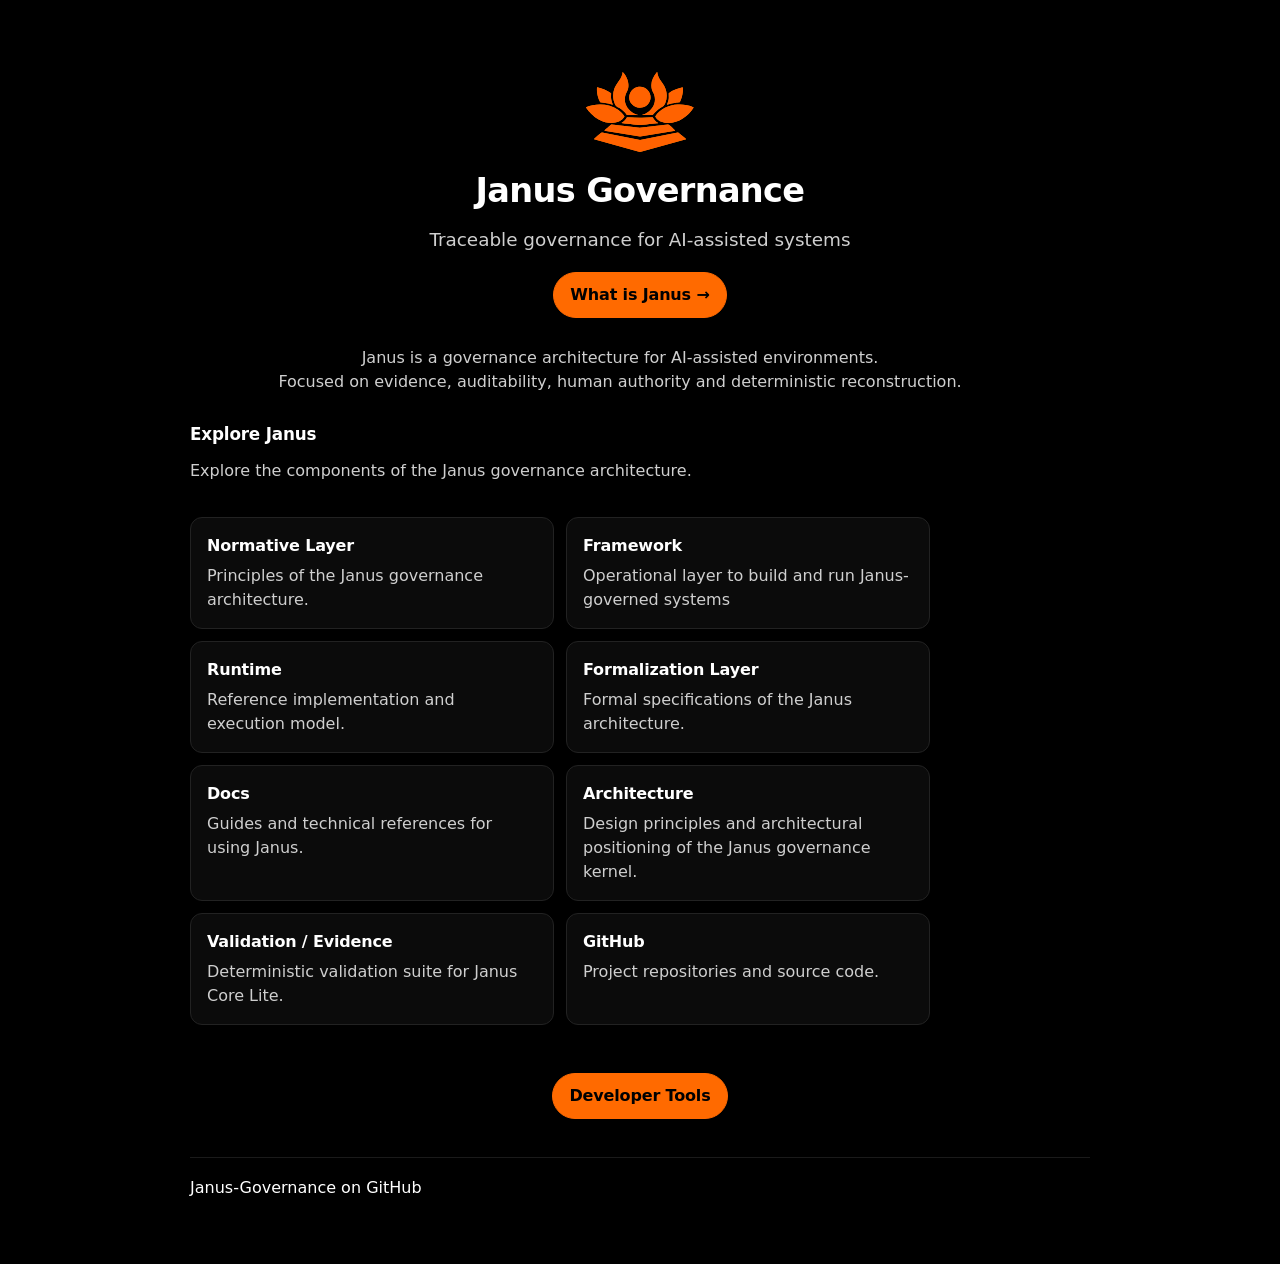
<file: index.html>
<!doctype html>
<html lang="en">
  <head>
    <meta charset="utf-8" />
    <meta name="viewport" content="width=device-width, initial-scale=1" />
    <title>Janus Governance</title>
    <meta
      name="description"
      content="Janus is a governance architecture for AI-assisted environments focused on evidence, auditability, human authority and deterministic reconstruction."
    />
    <link rel="stylesheet" href="/styles.css" />
  </head>
  <body>
    <main class="container">
      <header class="hero" aria-label="Hero">
        <svg
          class="logo"
          xmlns="http://www.w3.org/2000/svg"
          viewBox="0 0 419.28 311.48"
          role="img"
          aria-label="Janus logo"
        >
          <defs>
            <style>
              .cls-1 {
                fill: #ff8103;
              }

              .cls-2 {
                fill: #ff6200;
              }
            </style>
          </defs>
          <g>
            <path
              class="cls-1"
              d="M159.25,167.34h40.95c.33,0,2.47,1.52,2.57,0-35.36-9.36-61.35-43.4-48.12-80.49,2.5-7,7.02-13.08,8.89-20.32,6.07-23.49-4.26-49.85-20.9-66.44-1.41,25.85-23.61,41.9-31.95,64.57-7.11,19.35-6.92,41.87,2.22,60.51,4.77,9.72,8.3,9.06,16.49,14.44,11.19,7.33,22.39,16.66,29.83,27.73ZM277.24.1c-1.33-.36-.96.31-1.31.72-15.76,18.4-25.67,41.6-19.49,66.18,1.9,7.56,6.46,13.55,8.93,20.85,10.7,31.54-6.45,59.86-34.13,74.43l-13.56,5.62,41.8-.86c8.95-10.05,18.19-19.22,29.5-26.63s14.53-6.1,20.21-20.46c8.83-22.34,6.11-46.25-5.49-66.97-4.25-7.59-10.14-14.04-14.66-21.43-5.73-9.38-10.72-20.46-11.79-31.45ZM205.52,57.53c-31.74,3.62-48.61,41.28-27.92,66.55,20.23,24.72,60.63,18.14,71.59-12,10.37-28.53-14.11-57.92-43.67-54.55ZM104.84,127.25c-3.64-8.47-6.85-17.27-7.47-26.61-.4-6.02.48-12.17.3-18.06-16.3-11.5-35.44-18.11-54.69-22.91-2.31,20.16,3.38,40.5,12.29,58.44,4.34.86,9.15.66,13.69,1.2,12.14,1.45,24.23,4.32,35.87,7.94ZM377.47,59.67c-19.54,4.36-39.07,10.88-55.26,22.91-.21,6.54.75,13.13.21,19.68-.72,8.61-3.97,17.16-7.37,24.99,11.23-3.76,22.82-6.75,34.65-8.01,2.57-.27,14-.35,14.89-1.14.44-.39,2.76-5.43,3.24-6.5,7.38-16.16,10.51-34.16,9.63-51.93ZM.03,136.99c-.75.99,12.44,17.11,14.02,18.9,15.99,18.16,37.31,33.89,61.22,39.59,26.24,6.25,59.68,3.86,74.56-21.79-5.25-10.02-14.62-18.86-23.86-25.47C90.08,122.53,40.31,121.14.03,136.99ZM357.31,126.85c-33.93,1.76-69.43,16.83-87.53,46.55,8.1,16.21,26.28,23.91,43.81,24.9,44.47,2.52,82.59-24.4,105.69-60.41-18.64-8.94-41.26-12.11-61.97-11.04ZM281.25,198.28c-9.91-4.05-16.61-13.1-21.51-22.27-13.65.92-27.45,1.73-41.19,2.23-18.44.66-36-1.12-54.41-1.73-1.51-.05-3.26-1.34-4.6,0-4.89,9.22-12.22,17.15-21.48,22.06,8.06,1.19,16.24,2.28,24.35,3.14,14.52,1.55,30.87,3.82,45.25,4.58,13.55.72,35.59-2.99,49.82-4.58,6.62-.74,13.38-1.47,19.98-2.36.87-.12,3.46-.28,3.79-1.07ZM347.11,228.62c.65-.54-1.83-2.72-2.28-3.15-6.02-5.78-14.74-13.75-21.19-18.9-1.26-1.01-2.53-2.2-4.29-2.06l-109.98,12.13-109.98-12.13c-1.47.13-3.09,1.66-4.3,2.63-6.15,4.93-13.71,11.73-19.47,17.18-.83.78-3.41,3.05-3.43,4.01l138.33,22.68,136.6-22.39ZM389.5,261.84c.22-.95-.31-1.16-.87-1.7-8.59-8.32-19.69-15.35-28.36-23.75l-2.56-.92-147.19,29.29-148.35-29.31c-1.49.13-2.75,1.45-3.98,2.36-8.66,6.41-17.93,14.85-26.05,22.06-.48.43-1.06.85-1.74.84l1.45,1.11,178.19,49.66,179.47-49.64Z"
            />
            <path
              class="cls-2"
              d="M389.5,261.84l-179.47,49.64-178.19-49.66-1.45-1.11c.68,0,1.25-.41,1.74-.84,8.13-7.21,17.4-15.65,26.05-22.06,1.23-.91,2.49-2.23,3.98-2.36l148.17,29.27c.12.02.24.02.36,0l147.01-29.25,2.56.92c8.67,8.4,19.78,15.44,28.36,23.75.56.54,1.08.75.87,1.7Z"
            />
            <path
              class="cls-2"
              d="M347.11,228.62l-136.6,22.39-138.33-22.68c.02-.97,2.61-3.23,3.43-4.01,5.76-5.45,13.32-12.26,19.47-17.18,1.2-.96,2.82-2.5,4.3-2.63l109.98,12.13,109.98-12.13c1.76-.15,3.03,1.05,4.29,2.06,6.45,5.15,15.18,13.12,21.19,18.9.45.43,2.93,2.61,2.28,3.15Z"
            />
            <path
              class="cls-2"
              d="M357.31,126.85c20.7-1.08,43.33,2.1,61.97,11.04-23.1,36.01-61.22,62.93-105.69,60.41-17.53-.99-35.71-8.68-43.81-24.9,18.1-29.73,53.6-44.79,87.53-46.55Z"
            />
            <path
              class="cls-2"
              d="M.03,136.99c40.28-15.86,90.05-14.46,125.94,11.22,9.24,6.62,18.61,15.45,23.86,25.47-14.88,25.65-48.32,28.05-74.56,21.79-23.91-5.7-45.22-21.42-61.22-39.59-1.58-1.79-14.77-17.91-14.02-18.9Z"
            />
            <path
              class="cls-2"
              d="M277.24.1c1.07,10.99,6.06,22.07,11.79,31.45,4.52,7.39,10.41,13.84,14.66,21.43,11.6,20.73,14.33,44.63,5.49,66.97-5.68,14.36-8.58,12.82-20.21,20.46s-20.54,16.59-29.5,26.63l-41.65.46,13.41-5.21c27.68-14.57,44.83-42.89,34.13-74.43-2.47-7.3-7.03-13.29-8.93-20.85-6.18-24.59,3.73-47.78,19.49-66.18.35-.41-.02-1.08,1.31-.72Z"
            />
            <path
              class="cls-2"
              d="M159.25,167.34c-7.45-11.07-18.64-20.4-29.83-27.73-8.2-5.37-11.72-4.72-16.49-14.44-9.14-18.64-9.34-41.16-2.22-60.51C119.04,42,141.24,25.94,142.65.1c16.65,16.59,26.97,42.95,20.9,66.44-1.87,7.24-6.4,13.32-8.89,20.32-13.21,37.03,12.94,71.22,48.22,80.64.02,0-.08,0-.1,0l-43.52-.16Z"
            />
            <path
              class="cls-2"
              d="M205.52,57.53c29.56-3.37,54.04,26.02,43.67,54.55-10.96,30.14-51.36,36.72-71.59,12-20.69-25.27-3.82-62.93,27.92-66.55Z"
            />
            <path
              class="cls-2"
              d="M281.25,198.28c-.33.79-2.92.95-3.79,1.07-6.6.89-13.36,1.62-19.98,2.36-14.23,1.59-36.27,5.3-49.82,4.58-14.37-.76-30.73-3.03-45.25-4.58-8.11-.87-16.29-1.95-24.35-3.14,9.26-4.9,16.94-13.44,21.83-22.66.56.28,6.62.9,8.13.95,18.41.61,32.09,2.05,50.52,1.38,13.75-.49,27.54-1.31,41.19-2.23,4.9,9.17,11.6,18.23,21.51,22.27Z"
            />
            <path
              class="cls-2"
              d="M377.47,59.67c.88,17.77-2.25,35.77-9.63,51.93-.49,1.06-2.8,6.1-3.24,6.5-.9.8-12.32.87-14.89,1.14-11.83,1.26-23.42,4.25-34.65,8.01,3.4-7.83,6.65-16.38,7.37-24.99.55-6.56-.41-13.15-.21-19.68,16.19-12.03,35.72-18.55,55.26-22.91Z"
            />
            <path
              class="cls-2"
              d="M104.84,127.25c-11.64-3.62-23.73-6.5-35.87-7.94-4.54-.54-9.35-.34-13.69-1.2-8.91-17.94-14.6-38.28-12.29-58.44,19.25,4.81,38.38,11.42,54.69,22.91.17,5.89-.7,12.04-.3,18.06.62,9.33,3.82,18.13,7.47,26.61Z"
            />
          </g>
        </svg>
        <h1>Janus Governance</h1>
        <p class="subtitle">Traceable governance for AI-assisted systems</p>
        <p class="hero-cta">
          <a class="cta-button" href="/what-is-janus.html">What is Janus &rarr;</a>
        </p>
      </header>

      <section class="section" aria-label="Project description">
        <p class="description intro">
          Janus is a governance architecture for AI-assisted environments.<br />
          Focused on evidence, auditability, human authority and deterministic reconstruction.
        </p>
      </section>

      <section class="section governance-diagram" aria-label="Janus Governance Flow">

      <section class="section" aria-label="Explore Janus">
        <h2>Explore Janus</h2>
        <p class="description">Explore the components of the Janus governance architecture.</p>
        <nav class="cards" aria-label="Explore navigation">

          <a class="card" href="https://core.janusgovernance.org">
            <div class="card-title">Normative Layer</div>
            <div class="card-desc">Principles of the Janus governance architecture.</div>
          </a>
          <a class="card" href="https://framework.janusgovernance.org">
            <div class="card-title">Framework</div>
            <div class="card-desc">Operational layer to build and run Janus-governed systems</div>
          </a>
          <a class="card" href="https://runtime.janusgovernance.org">
            <div class="card-title">Runtime</div>
            <div class="card-desc">Reference implementation and execution model.</div>
          </a>
          <a class="card" href="https://rfc.janusgovernance.org">
            <div class="card-title">Formalization Layer</div>
            <div class="card-desc">Formal specifications of the Janus architecture.</div>
          </a>
          <a class="card" href="https://docs.janusgovernance.org">
            <div class="card-title">Docs</div>
            <div class="card-desc">Guides and technical references for using Janus.</div>
          </a>
          <a class="card" href="/docs/architecture/">
            <div class="card-title">Architecture</div>
            <div class="card-desc">Design principles and architectural positioning of the Janus governance kernel.</div>
          </a>
          <a class="card" href="/demos.html">
            <div class="card-title">Validation / Evidence</div>
            <div class="card-desc">Deterministic validation suite for Janus Core Lite.</div>
          </a>
          <a class="card" href="https://github.com/Janus-Governance">
            <div class="card-title">GitHub</div>
            <div class="card-desc">Project repositories and source code.</div>
          </a>


      <!-- Developer Tools block moved below main cards -->
      
        </nav>
      </section>


      <div style="text-align:center; margin: 48px 0 0 0;">
        <a href="/devtools.html" class="cta-button devtools-tag">Developer Tools</a>
      </div>

      <footer class="footer" aria-label="Footer">
        <a href="https://github.com/Janus-Governance">Janus-Governance on GitHub</a>
      </footer>
    </main>
  </body>
</html>
</file>
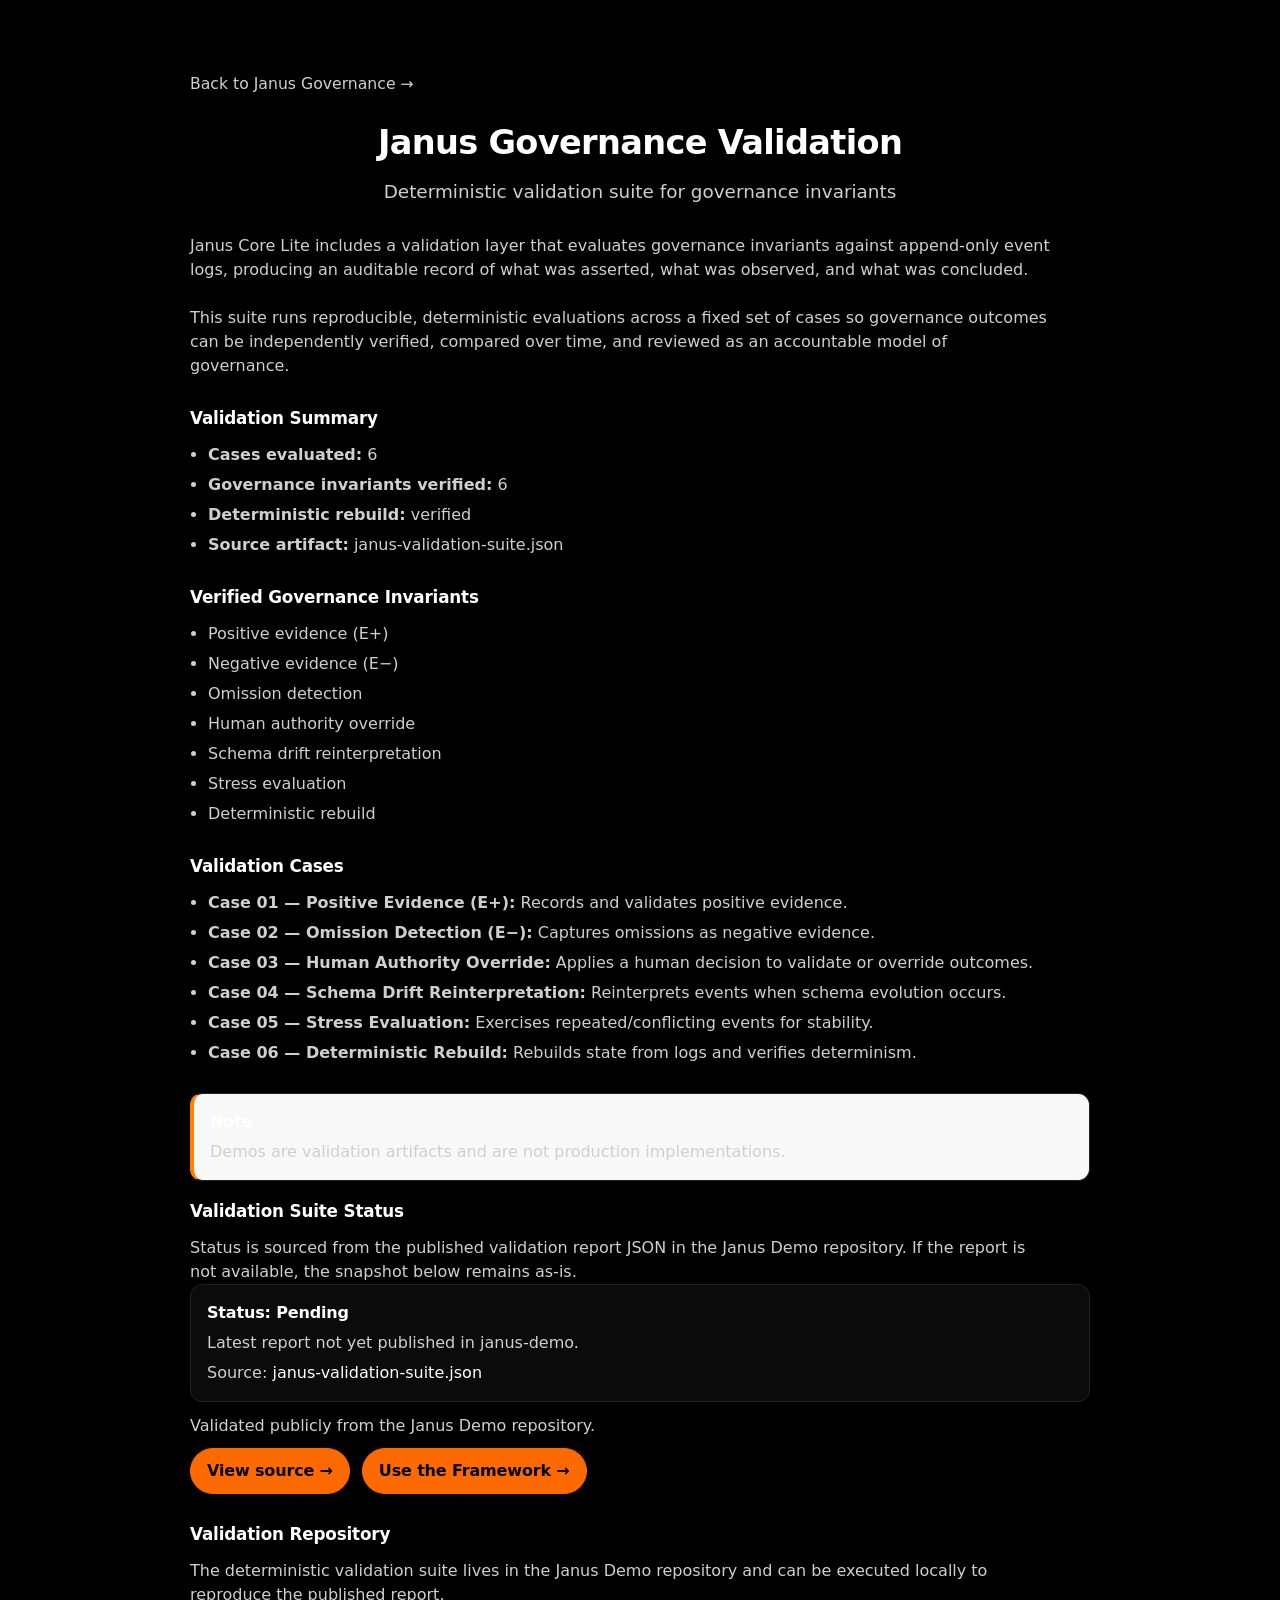
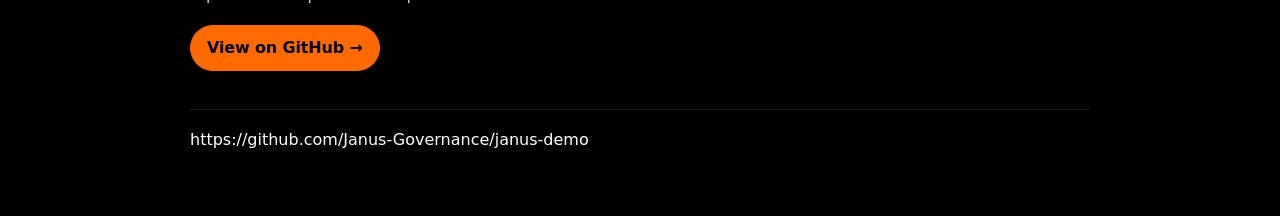
<file: demos.html>
<!doctype html>
<html lang="en">
  <head>
    <meta charset="utf-8" />
    <meta name="viewport" content="width=device-width, initial-scale=1" />
    <title>Janus Governance Validation</title>
    <meta
      name="description"
      content="Janus Governance Validation — Deterministic validation suite for governance invariants."
    />
    <link rel="stylesheet" href="/styles.css" />
  </head>
  <body>
    <main class="container">
      <a class="back" href="/">Back to Janus Governance →</a>

      <header class="hero" aria-label="Janus Governance Validation">
        <h1>Janus Governance Validation</h1>
        <p class="subtitle">Deterministic validation suite for governance invariants</p>
      </header>

      <section class="section" aria-label="Intro">
        <p class="description">
          Janus Core Lite includes a validation layer that evaluates governance invariants against
          append-only event logs, producing an auditable record of what was asserted, what was
          observed, and what was concluded.
          <br /><br />
          This suite runs reproducible, deterministic evaluations across a fixed set of cases so
          governance outcomes can be independently verified, compared over time, and reviewed as an
          accountable model of governance.
        </p>
      </section>

      <section class="section" aria-label="Validation Summary">
        <h2>Validation Summary</h2>
        <ul class="link-list" aria-label="Validation summary">
          <li><strong>Cases evaluated:</strong> 6</li>
          <li><strong>Governance invariants verified:</strong> 6</li>
          <li><strong>Deterministic rebuild:</strong> verified</li>
          <li><strong>Source artifact:</strong> janus-validation-suite.json</li>
        </ul>
      </section>

      <section class="section" aria-label="Verified Governance Invariants">
        <h2>Verified Governance Invariants</h2>
        <ul class="link-list" aria-label="Verified invariants">
          <li>Positive evidence (E+)</li>
          <li>Negative evidence (E−)</li>
          <li>Omission detection</li>
          <li>Human authority override</li>
          <li>Schema drift reinterpretation</li>
          <li>Stress evaluation</li>
          <li>Deterministic rebuild</li>
        </ul>
      </section>

      <section class="section" aria-label="Validation Cases">
        <h2>Validation Cases</h2>
        <ul class="link-list" aria-label="Validation cases">
          <li><strong>Case 01 — Positive Evidence (E+):</strong> Records and validates positive evidence.</li>
          <li><strong>Case 02 — Omission Detection (E−):</strong> Captures omissions as negative evidence.</li>
          <li><strong>Case 03 — Human Authority Override:</strong> Applies a human decision to validate or override outcomes.</li>
          <li><strong>Case 04 — Schema Drift Reinterpretation:</strong> Reinterprets events when schema evolution occurs.</li>
          <li><strong>Case 05 — Stress Evaluation:</strong> Exercises repeated/conflicting events for stability.</li>
          <li><strong>Case 06 — Deterministic Rebuild:</strong> Rebuilds state from logs and verifies determinism.</li>
        </ul>
      </section>

      <section class="section" aria-label="Validation Suite Status">
        <div class="card" style="margin-bottom: 18px; background: #f8f8f8; border-left: 4px solid #ff8103;">
          <div class="card-title" style="font-weight: bold;">Note</div>
          <div class="card-desc">Demos are validation artifacts and are not production implementations.</div>
        </div>
        <h2>Validation Suite Status</h2>
        <p class="description">
          Status is sourced from the published validation report JSON in the Janus Demo repository.
          If the report is not available, the snapshot below remains as-is.
        </p>
        <div class="card" id="validation-suite-status" role="status" aria-live="polite">
          <div class="card-title">Status: <span data-suite-status>Pending</span></div>
          <div class="card-desc" data-suite-summary>Latest report not yet published in janus-demo.</div>
          <div class="card-desc">
            Source:
            <a href="https://raw.githubusercontent.com/Janus-Governance/janus-demo/main/demos/node/outputs/janus-validation-suite.json">janus-validation-suite.json</a>
            <span data-suite-evaluated-at></span>
          </div>
        </div>

        <p class="description" style="margin-top: 12px;">
          Validated publicly from the Janus Demo repository.
        </p>
        <div style="margin-top: 10px; display: flex; gap: 12px; flex-wrap: wrap;">
          <a class="cta-button" href="https://github.com/Janus-Governance/janus-demo">View source &rarr;</a>
          <a class="cta-button" href="https://framework.janusgovernance.org">Use the Framework &rarr;</a>
        </div>
      </section>

      <section class="section" aria-label="Validation Repository">
        <h2>Validation Repository</h2>
        <p class="description">
          The deterministic validation suite lives in the Janus Demo repository and can be executed
          locally to reproduce the published report.
        </p>
        <p class="hero-cta">
          <a class="cta-button" href="https://github.com/Janus-Governance/janus-demo">View on GitHub →</a>
        </p>
      </section>

      <footer class="footer" aria-label="Footer">
        <a href="https://github.com/Janus-Governance/janus-demo">https://github.com/Janus-Governance/janus-demo</a>
      </footer>

      <script>
        (() => {
          const sourceUrl =
            "https://raw.githubusercontent.com/Janus-Governance/janus-demo/main/demos/node/outputs/janus-validation-suite.json";

          const statusEl = document.querySelector("[data-suite-status]");
          const summaryEl = document.querySelector("[data-suite-summary]");
          const evaluatedAtEl = document.querySelector("[data-suite-evaluated-at]");

          if (!statusEl || !summaryEl) return;

          fetch(sourceUrl, { cache: "no-store" })
            .then((res) => {
              if (!res.ok) throw new Error(`HTTP ${res.status}`);
              return res.json();
            })
            .then((data) => {
              const overall =
                (data && (data.overall_status ?? data.overallStatus)) ?? "";
              const passed =
                data && (data.passed_cases ?? data.passedCases ?? data.passed);
              const total =
                data && (data.total_cases ?? data.totalCases ?? data.total);
              const evaluatedAt =
                data && (data.evaluated_at ?? data.evaluatedAt ?? data.timestamp);

              let status = String(overall || "").trim().toUpperCase();
              if (!status && Number.isFinite(passed) && Number.isFinite(total)) {
                status = passed === total ? "PASS" : "FAIL";
              }
              if (!status) status = "UNKNOWN";

              statusEl.textContent = status;

              if (Number.isFinite(passed) && Number.isFinite(total)) {
                summaryEl.textContent = `${passed}/${total} cases passing`;
              } else {
                summaryEl.textContent = "Report loaded.";
              }

              if (evaluatedAtEl && evaluatedAt) {
                evaluatedAtEl.textContent = ` — Evaluated at: ${evaluatedAt}`;
              }
            })
            .catch(() => {
              // Keep the static snapshot content.
            });
        })();
      </script>
    </main>
  </body>
</html>
</file>
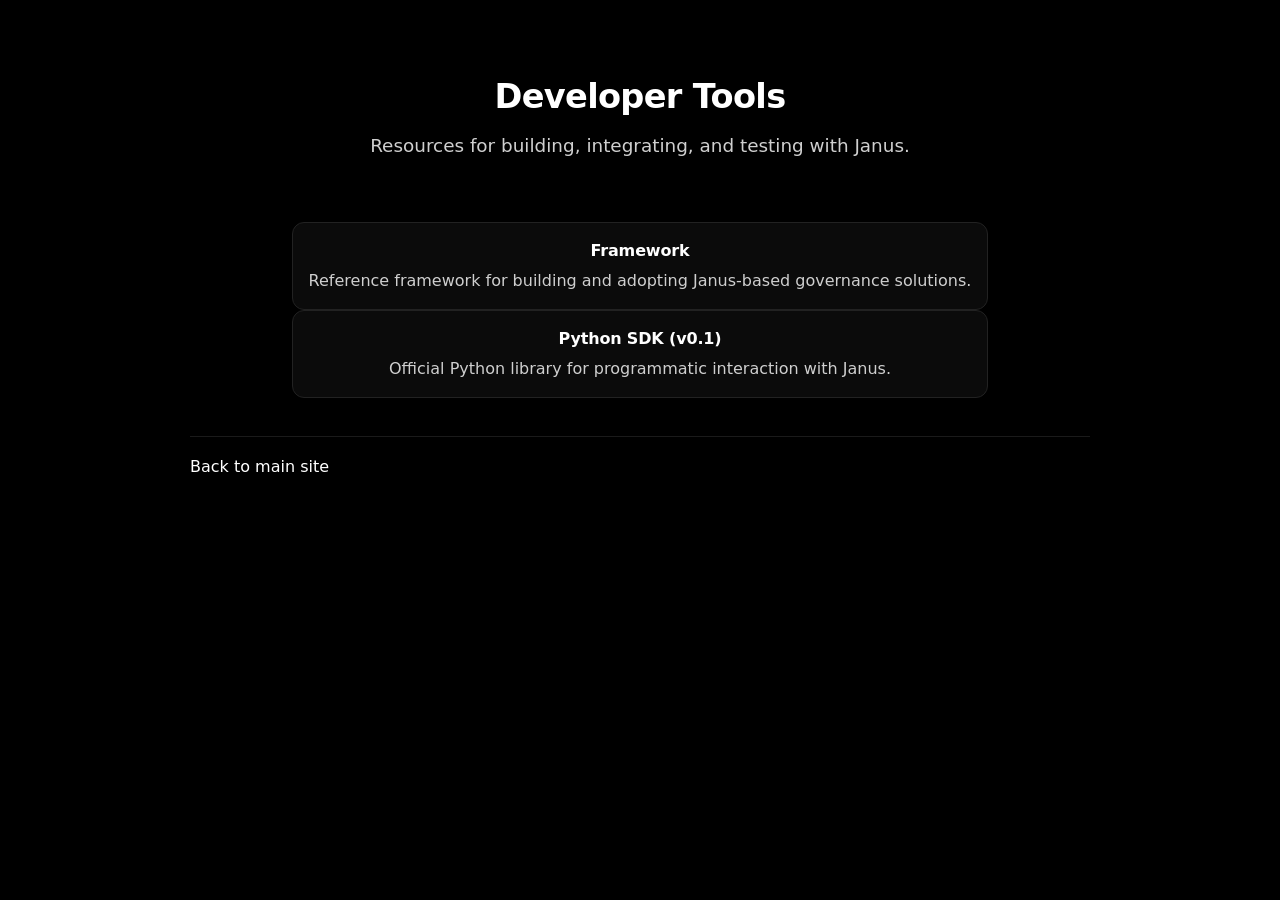
<file: devtools.html>
<!doctype html>
<html lang="en">
  <head>
    <meta charset="utf-8" />
    <meta name="viewport" content="width=device-width, initial-scale=1" />
    <title>Developer Tools – Janus Governance</title>
    <link rel="stylesheet" href="/styles.css" />
  </head>
  <body>
    <main class="container">
      <header class="hero" aria-label="Hero">
        <h1>Developer Tools</h1>
        <p class="subtitle">Resources for building, integrating, and testing with Janus.</p>
      </header>
      <section class="section" aria-label="Developer Tools Cards" style="text-align:center;">
        <nav class="cards" aria-label="Developer tools navigation" style="display:inline-block;">
          <a class="card" href="https://framework.janusgovernance.org/">
            <div class="card-title">Framework</div>
            <div class="card-desc">Reference framework for building and adopting Janus-based governance solutions.</div>
          </a>
          <a class="card" href="https://github.com/Janus-Governance/janus-framework-stack/tree/main/runtimes/python-sdk">
            <div class="card-title">Python SDK (v0.1)</div>
            <div class="card-desc">Official Python library for programmatic interaction with Janus.</div>
          </a>
        </nav>
      </section>
      <footer class="footer" aria-label="Footer">
        <a href="/">Back to main site</a>
      </footer>
    </main>
  </body>
</html>
</file>
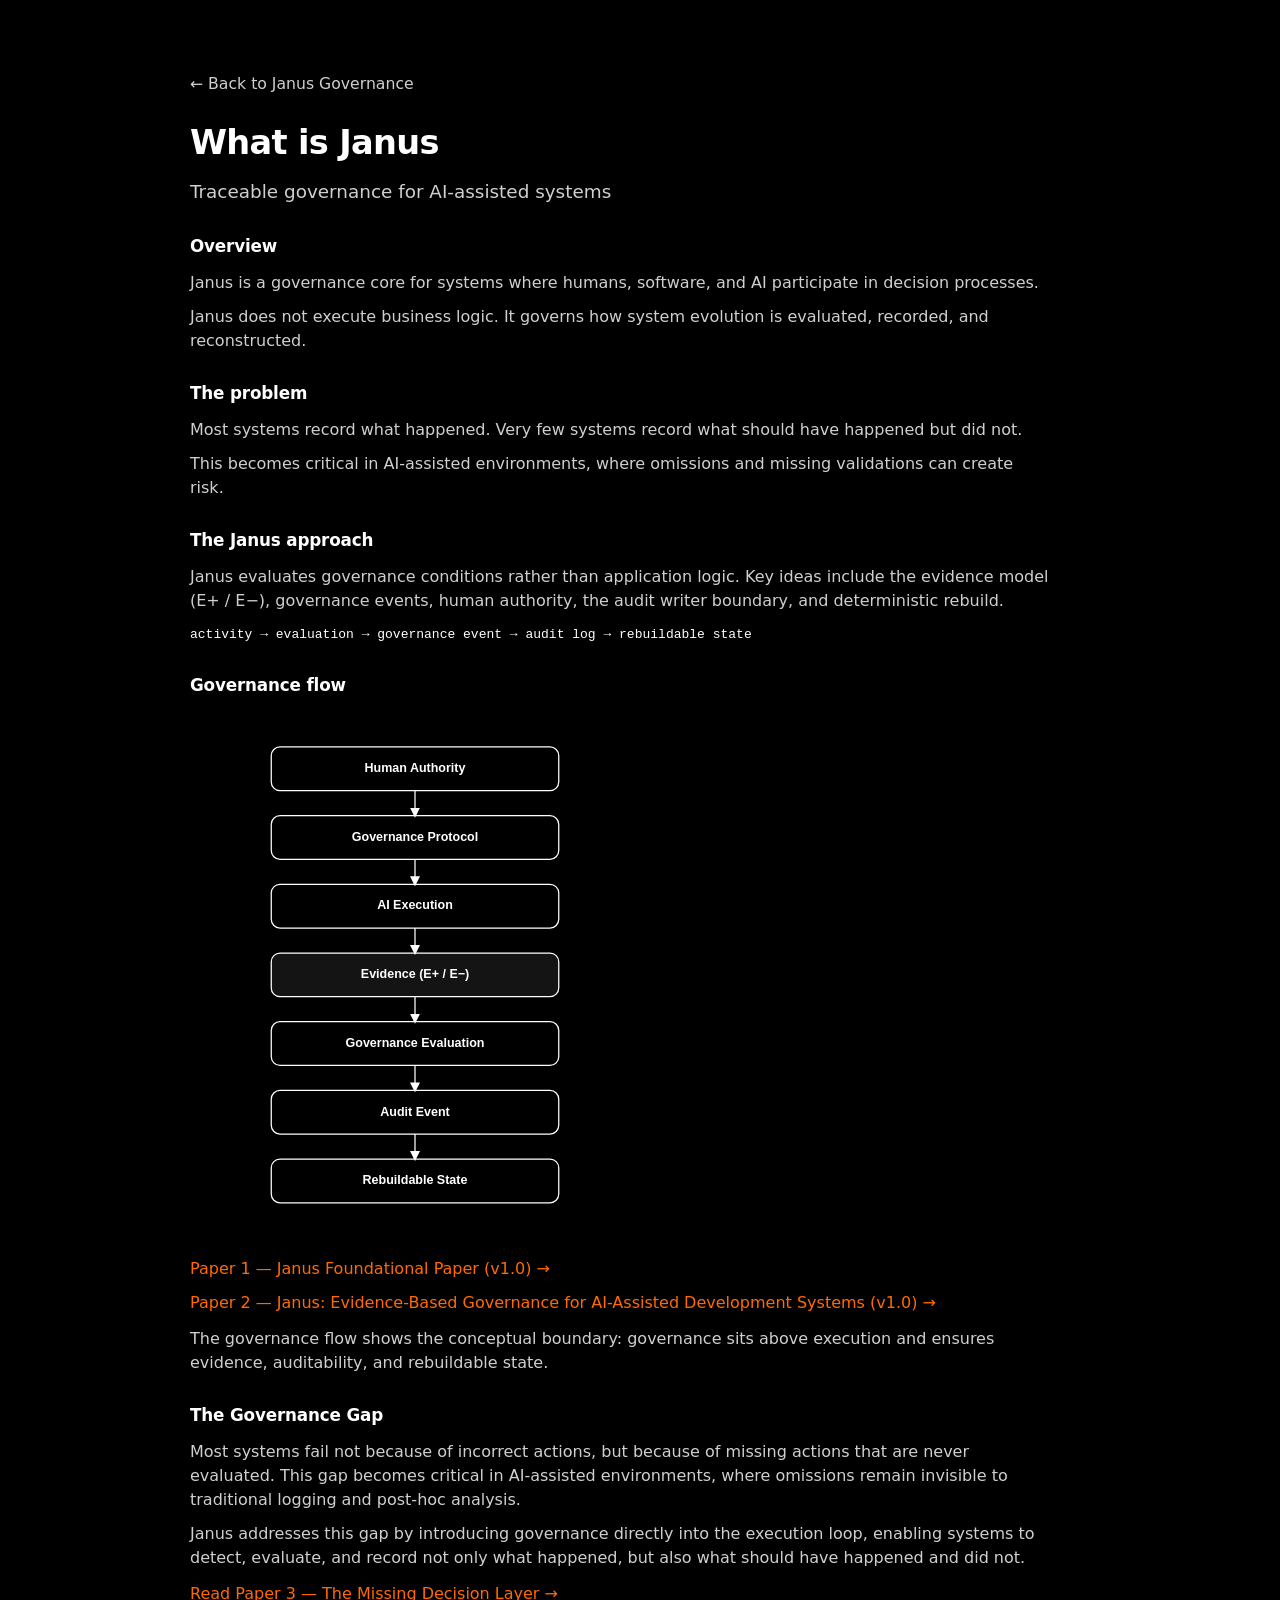
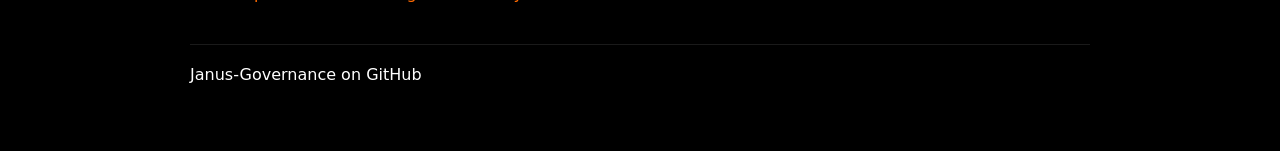
<file: what-is-janus.html>
<!doctype html>
<html lang="en">
  <head>
    <meta charset="utf-8" />
    <meta name="viewport" content="width=device-width, initial-scale=1" />
    <title>What is Janus</title>
    <meta
      name="description"
      content="What is Janus — a governance architecture for AI-assisted environments focused on evidence, auditability, human authority, and deterministic reconstruction."
    />
    <link rel="stylesheet" href="/styles.css" />
  </head>
  <body>
    <main class="container">
      <a class="back" href="/">← Back to Janus Governance</a>

      <header aria-label="Page header">
        <h1>What is Janus</h1>
        <p class="subtitle">Traceable governance for AI-assisted systems</p>
      </header>

      <section class="section" aria-label="Overview">
        <h2>Overview</h2>
        <p class="description">
          Janus is a governance core for systems where humans, software, and AI participate in
          decision processes.
        </p>
        <p class="description" style="margin-top: 10px">
          Janus does not execute business logic. It governs how system evolution is evaluated,
          recorded, and reconstructed.
        </p>
      </section>

      <section class="section" aria-label="The problem">
        <h2>The problem</h2>
        <p class="description">
          Most systems record what happened. Very few systems record what should have happened but
          did not.
        </p>
        <p class="description" style="margin-top: 10px">
          This becomes critical in AI-assisted environments, where omissions and missing validations
          can create risk.
        </p>
      </section>

      <section class="section" aria-label="Janus approach">
        <h2>The Janus approach</h2>
        <p class="description">
          Janus evaluates governance conditions rather than application logic. Key ideas include the
          evidence model (E+ / E−), governance events, human authority, the audit writer boundary,
          and deterministic rebuild.
        </p>
        <pre aria-label="Janus pipeline summary" style="margin-top: 12px">
activity → evaluation → governance event → audit log → rebuildable state
</pre>
      </section>

      <section class="section" aria-label="Governance flow diagram">
        <h2>Governance flow</h2>
        <img
          src="/janus-governance-flow.svg"
          alt="Janus governance flow diagram"
          style="max-width: 450px; width: 100%; height: auto; margin-top: 12px"
        />
        <div style="margin-top: 16px; display: flex; flex-direction: column; gap: 10px;">
          <p style="margin: 0">
            <a href="https://doi.org/10.5281/zenodo.18974356" class="cta-link" style="color: var(--accent)" target="_blank" rel="noopener">
              Paper 1 — Janus Foundational Paper (v1.0) →
            </a>
          </p>
          <p style="margin: 0">
            <a href="https://doi.org/10.5281/zenodo.19239183" class="cta-link" style="color: var(--accent)" target="_blank" rel="noopener">
              Paper 2 — Janus: Evidence-Based Governance for AI-Assisted Development Systems (v1.0) →
            </a>
          </p>
        </div>
        <p class="description" style="margin-top: 12px">
          The governance flow shows the conceptual boundary: governance sits above execution and
          ensures evidence, auditability, and rebuildable state.
        </p>
      </section>


      <section class="section" aria-label="The Governance Gap">
        <h2>The Governance Gap</h2>

        <p class="description">
          Most systems fail not because of incorrect actions, but because of missing
          actions that are never evaluated. This gap becomes critical in AI-assisted
          environments, where omissions remain invisible to traditional logging and
          post-hoc analysis.
        </p>

        <p class="description" style="margin-top: 10px">
          Janus addresses this gap by introducing governance directly into the
          execution loop, enabling systems to detect, evaluate, and record not only
          what happened, but also what should have happened and did not.
        </p>

        <p style="margin-top: 12px">
          <a
            href="https://doi.org/10.5281/zenodo.19709093"
            class="cta-link"
            style="color: var(--accent)"
            target="_blank"
            rel="noopener"
          >
            Read Paper 3 — The Missing Decision Layer →
          </a>
        </p>
      </section>

      <footer class="footer" aria-label="Footer">
        <a href="https://github.com/Janus-Governance">Janus-Governance on GitHub</a>
      </footer>
    </main>
  </body>
</html>
</file>
<file: styles.css>
:root {
  color-scheme: dark;
  --accent: #ff6a00;
}

body {
  margin: 0;
  padding: 0;
  background: #000;
  color: #fff;
  font-family: system-ui, -apple-system, "Segoe UI", Roboto, Helvetica, Arial,
    "Apple Color Emoji", "Segoe UI Emoji";
  line-height: 1.5;
}

.container {
  max-width: 900px;
  margin: 0 auto;
  padding: 72px 20px 64px;
}

h1 {
  font-size: 2.1rem;
  font-weight: 750;
  letter-spacing: -0.02em;
  margin: 0 0 10px;
}

.subtitle {
  font-size: 1.15rem;
  margin: 0;
  color: #cfcfcf;
}

.hero {
  text-align: center;
}

.hero-cta {
  margin: 18px 0 0;
}

.cta-button {
  display: inline-block;
  padding: 10px 16px;
  border-radius: 999px;
  border: 1px solid var(--accent);
  background: var(--accent);
  color: #000;
  font-weight: 750;
  letter-spacing: -0.01em;
}

.cta-button:hover,
.cta-button:focus {
  background: transparent;
  color: #fff;
  text-decoration: none;
}

.logo {
  display: block;
  height: 80px;
  max-height: 80px;
  width: auto;
  margin: 0 auto 14px;
}

.section {
  margin-top: 28px;
}

.description {
  margin: 0;
  color: #cfcfcf;
  max-width: 860px;
}

.intro {
  text-align: center;
}

h2 {
  margin: 0 0 12px;
  font-size: 1.05rem;
  font-weight: 650;
  letter-spacing: -0.01em;
  color: #fff;
}

a {
  color: #fff;
  text-decoration: none;
}

a:hover,
a:focus {
  color: var(--accent);
  text-decoration: underline;
  text-underline-offset: 3px;
}

.back {
  display: inline-block;
  margin-bottom: 22px;
  color: #cfcfcf;
  font-size: 0.98rem;
}

.link-list {
  margin: 12px 0 0;
  padding-left: 18px;
  color: #cfcfcf;
}

.link-list li {
  margin: 6px 0;
}

.cards {
  margin-top: 34px;
  display: grid;
  grid-template-columns: repeat(2, minmax(0, 1fr));
  gap: 12px;
  max-width: 740px;
}

.card {
  display: block;
  padding: 16px 16px;
  border: 1px solid #222;
  border-radius: 12px;
  background: #0b0b0b;
  color: #fff;
}

.card-title {
  font-weight: 700;
  letter-spacing: -0.01em;
}

.card-desc {
  margin-top: 6px;
  color: #cfcfcf;
}

.card:hover,
.card:focus {
  border-color: var(--accent);
  background: #111;
  text-decoration: none;
}

.footer {
  margin-top: 38px;
  padding-top: 18px;
  border-top: 1px solid #1a1a1a;
  color: #cfcfcf;
}

/* Markdown pages (e.g., docs/architecture/*) */
.markdown {
  color: #cfcfcf;
}

.markdown h1,
.markdown h2,
.markdown h3 {
  color: #fff;
}

.markdown p {
  margin: 0 0 12px;
}

.markdown ul,
.markdown ol {
  margin: 10px 0 14px;
  padding-left: 18px;
}

.markdown li {
  margin: 6px 0;
}

.markdown code {
  font-family: ui-monospace, SFMono-Regular, Menlo, Monaco, Consolas,
    "Liberation Mono", "Courier New", monospace;
  font-size: 0.95em;
}

.markdown pre {
  margin: 12px 0 16px;
  padding: 12px;
  border: 1px solid #1a1a1a;
  border-radius: 12px;
  background: #0b0b0b;
  overflow: auto;
}

.markdown pre code {
  font-size: 0.92em;
}

.markdown table {
  width: 100%;
  border-collapse: collapse;
  margin: 12px 0 18px;
  background: #0b0b0b;
  border: 1px solid #1a1a1a;
  border-radius: 12px;
  overflow: hidden;
}

.markdown th,
.markdown td {
  text-align: left;
  padding: 10px 12px;
  border-bottom: 1px solid #1a1a1a;
  vertical-align: top;
}

.markdown th {
  color: #fff;
  font-weight: 700;
}

.markdown tr:last-child td {
  border-bottom: 0;
}

@media (max-width: 560px) {
  .cards {
    grid-template-columns: 1fr;
  }
}
</file>
